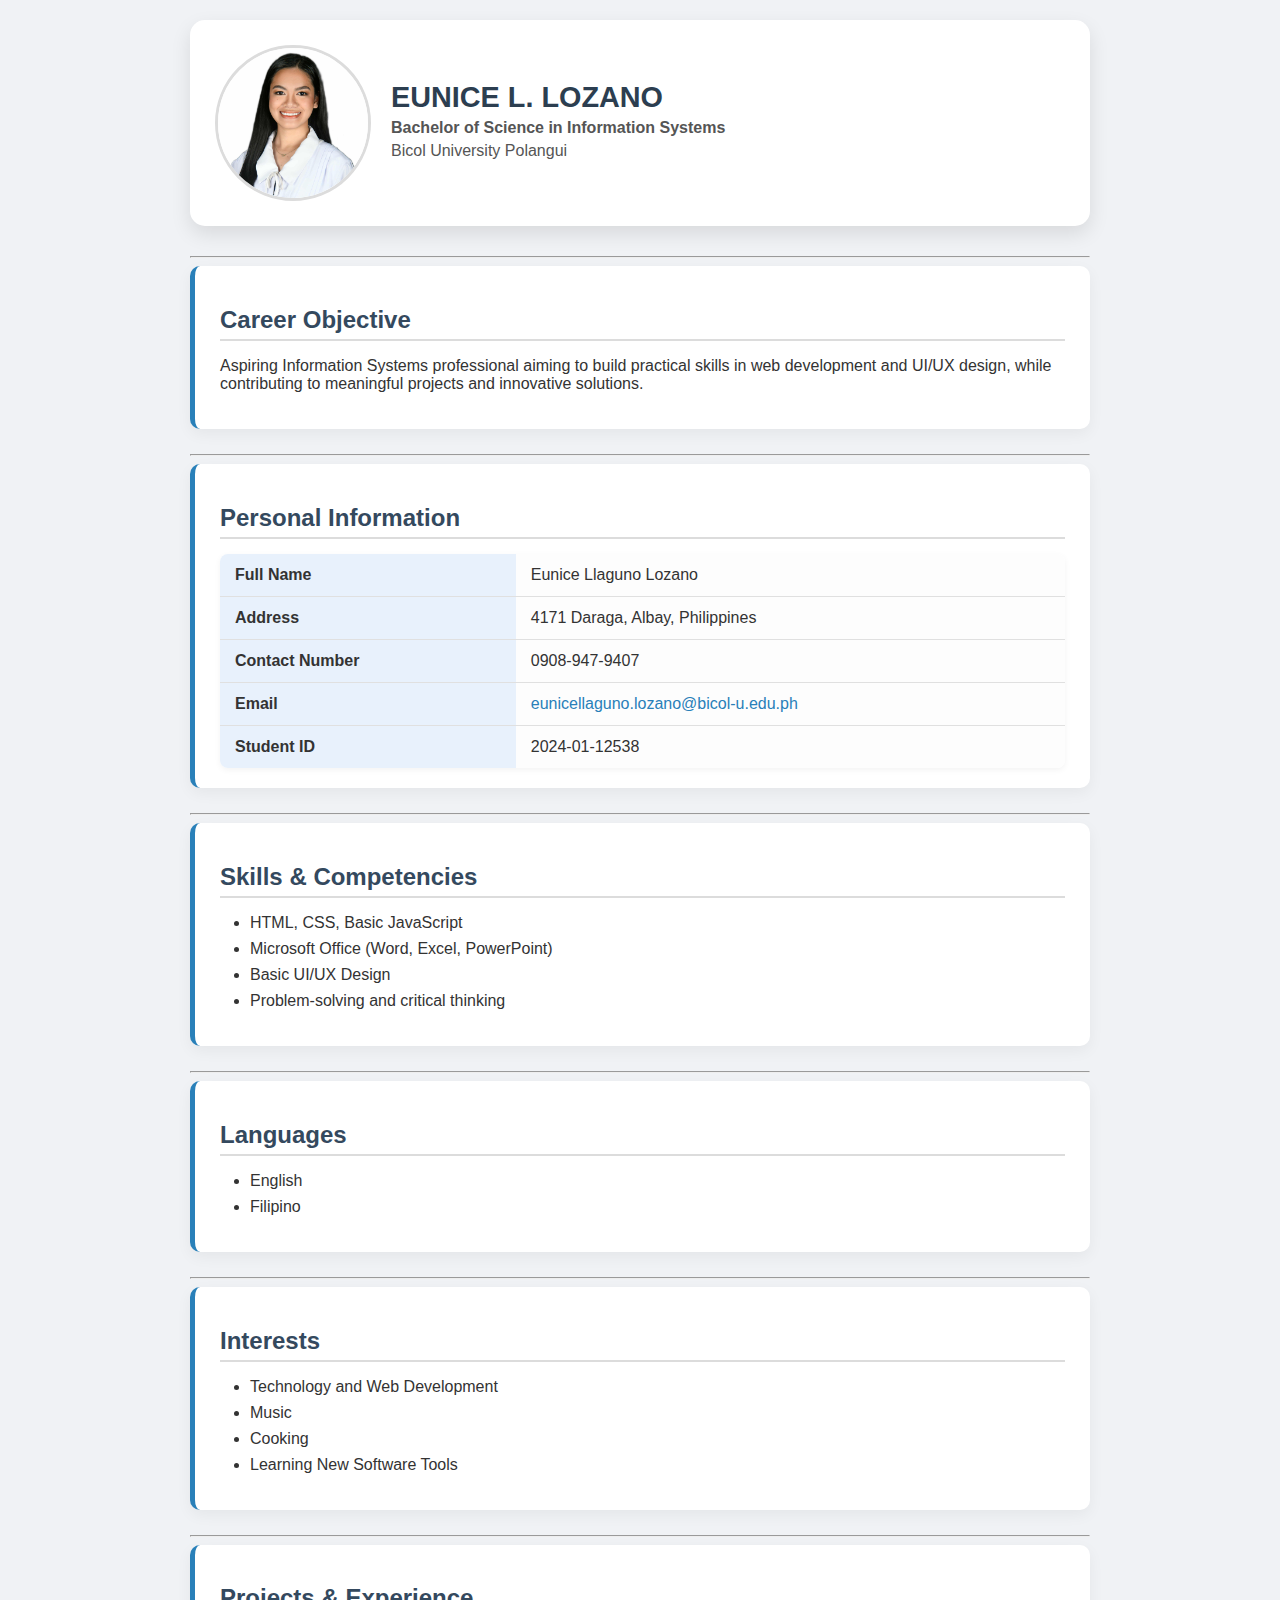
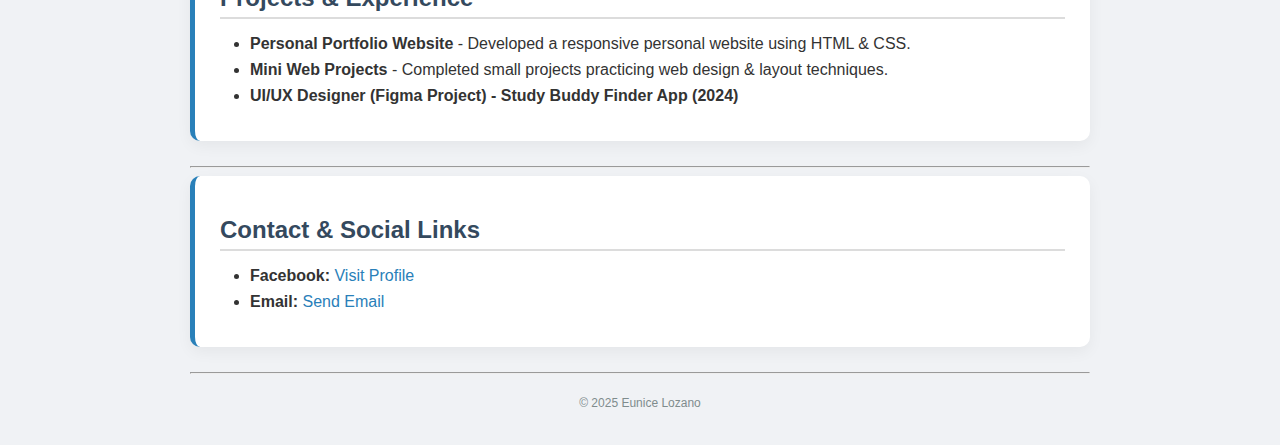
<file: my-cv/index.html>
<!DOCTYPE html>
<html lang="en">
<head>
    <meta charset="UTF-8">
    <meta name="viewport" content="width=device-width, initial-scale=1.0">
    <title>Eunice Lozano - CV</title>
    <link rel="stylesheet" href="style.css">
</head>
<body>

    <header class="cv-header">
        <img src="myphoto.jpg" alt="Eunice Lozano Photo" class="profile-pic">
        <div>
            <h1>EUNICE L. LOZANO</h1>
            <p><b>Bachelor of Science in Information Systems</b></p>
            <p>Bicol University Polangui</p>
        </div>
    </header>

    <hr>

    <section>
        <h2>Career Objective</h2>
        <p>
            Aspiring Information Systems professional aiming to build practical skills in web development and UI/UX design, 
            while contributing to meaningful projects and innovative solutions.
        </p>
    </section>

    <hr>

    <section>
        <h2>Personal Information</h2>
        <table>
            <tr><td>Full Name</td><td>Eunice Llaguno Lozano</td></tr>
            <tr><td>Address</td><td>4171 Daraga, Albay, Philippines</td></tr>
            <tr><td>Contact Number</td><td>0908-947-9407</td></tr>
            <tr><td>Email</td><td><a href="mailto:eunicellaguno.lozano@bicol-u.edu.ph">eunicellaguno.lozano@bicol-u.edu.ph</a></td></tr>
            <tr><td>Student ID</td><td>2024-01-12538</td></tr>
        </table>
    </section>

    <hr>

    <section>
        <h2>Skills & Competencies</h2>
        <ul>
            <li>HTML, CSS, Basic JavaScript</li>
            <li>Microsoft Office (Word, Excel, PowerPoint)</li>
            <li>Basic UI/UX Design</li>
            <li>Problem-solving and critical thinking</li>
        </ul>
    </section>

    <hr>

    <section>
        <h2>Languages</h2>
        <ul>
            <li>English</li>
            <li>Filipino</li>
        </ul>
    </section>

    <hr>

    <section>
        <h2>Interests</h2>
        <ul>
            <li>Technology and Web Development</li>
            <li>Music</li>
            <li>Cooking</li>
            <li>Learning New Software Tools</li>
        </ul>
    </section>

    <hr>

    <section>
        <h2>Projects & Experience</h2>
        <ul>
            <li><b>Personal Portfolio Website</b> - Developed a responsive personal website using HTML & CSS.</li>
            <li><b>Mini Web Projects</b> - Completed small projects practicing web design & layout techniques.</li>
            <li><b>UI/UX Designer (Figma Project) - Study Buddy Finder App (2024)</b></li>
        </ul>
    </section>

    <hr>

    <section>
        <h2>Contact & Social Links</h2>
        <ul>
            <li><b>Facebook:</b> <a href="https://www.facebook.com/eunicellgnlzn03">Visit Profile</a></li>
            <li><b>Email:</b> <a href="mailto:eunicellaguno.lozano@bicol-u.edu.ph">Send Email</a></li>
        </ul>
    </section>

    <hr>

    <footer>
        <p><small>© 2025 Eunice Lozano</small></p>
    </footer>

</body>
</html>
</file>
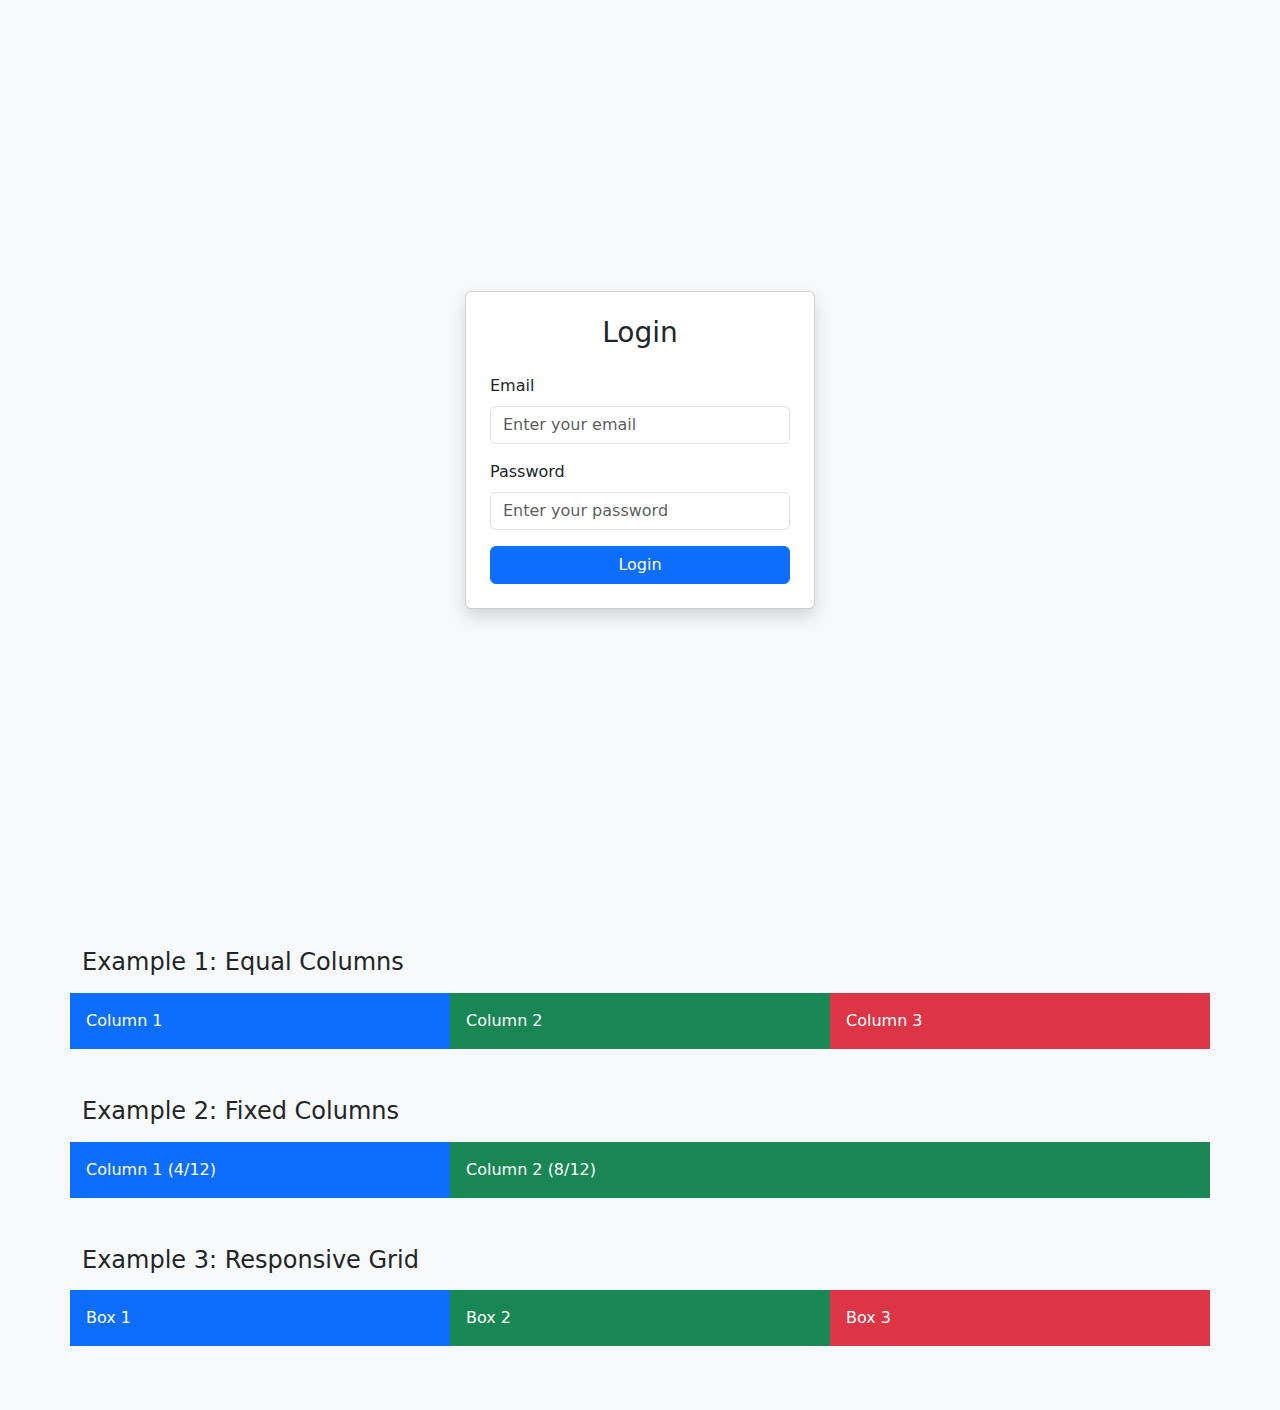
<file: lozano.bootstrap.html>
<!DOCTYPE html>
<html lang="en">
<head>
  <meta charset="UTF-8">
  <meta name="viewport" content="width=device-width, initial-scale=1.0">
  <title>Bootstrap Login</title>

  <link href="https://cdn.jsdelivr.net/npm/bootstrap@5.3.0/dist/css/bootstrap.min.css" rel="stylesheet">
</head>

<body class="bg-light">

  <section class="d-flex justify-content-center align-items-center vh-100">
    <div class="card shadow p-4" style="width: 350px;">
      <h3 class="text-center mb-4">Login</h3>

      <form>
        <div class="mb-3">
          <label class="form-label">Email</label>
          <input type="email" class="form-control" placeholder="Enter your email">
        </div>

        <div class="mb-3">
          <label class="form-label">Password</label>
          <input type="password" class="form-control" placeholder="Enter your password">
        </div>

        <button type="submit" class="btn btn-primary w-100">Login</button>
      </form>
    </div>
  </section>


  <section class="my-5">
    <div class="container">
      <h4 class="mb-3">Example 1: Equal Columns</h4>
      <div class="row">
        <div class="col bg-primary text-white p-3">Column 1</div>
        <div class="col bg-success text-white p-3">Column 2</div>
        <div class="col bg-danger text-white p-3">Column 3</div>
      </div>
    </div>
  </section>


  <section class="my-5">
    <div class="container">
      <h4 class="mb-3">Example 2: Fixed Columns</h4>
      <div class="row">
        <div class="col-4 bg-primary text-white p-3">Column 1 (4/12)</div>
        <div class="col-8 bg-success text-white p-3">Column 2 (8/12)</div>
      </div>
    </div>
  </section>


  <section class="my-5">
    <div class="container">
      <h4 class="mb-3">Example 3: Responsive Grid</h4>
      <div class="row">
        <div class="col-12 col-md-6 col-lg-4 bg-primary text-white p-3 mb-3">Box 1</div>
        <div class="col-12 col-md-6 col-lg-4 bg-success text-white p-3 mb-3">Box 2</div>
        <div class="col-12 col-md-12 col-lg-4 bg-danger text-white p-3 mb-3">Box 3</div>
      </div>
    </div>
  </section>


  <script src="https://cdn.jsdelivr.net/npm/@popperjs/core@2.11.8/dist/umd/popper.min.js"></script>
  <script src="https://cdn.jsdelivr.net/npm/bootstrap@5.3.0/dist/js/bootstrap.min.js"></script>

</body>
</html>
</file>
<file: my-cv/style.css>
body {
    font-family: 'Segoe UI', Tahoma, Geneva, Verdana, sans-serif;
    background-color: #f0f2f5; 
    color: #333;
    margin: 0;
    padding: 20px;
    max-width: 900px;
    margin-left: auto;
    margin-right: auto;
}

header {
    display: flex;
    align-items: center;
    gap: 20px;
    background-color: #ffffff;
    padding: 25px;
    border-radius: 15px;
    box-shadow: 0 8px 20px rgba(0,0,0,0.1);
    margin-bottom: 30px;
}

header img {
    border-radius: 50%;
    border: 3px solid #dcdcdc;
    width: 150px;
    height: 150px;
    object-fit: cover;
}

header div h1 {
    margin: 0;
    font-size: 1.8em;
    color: #2c3e50;
}

header div p {
    margin: 5px 0;
    color: #555;
}

section {
    background-color: #ffffff;
    padding: 20px 25px;
    border-left: 5px solid #2980b9; 
    border-radius: 10px;
    box-shadow: 0 5px 15px rgba(0,0,0,0.05);
    margin-bottom: 25px;
}

h2 {
    color: #34495e;
    border-bottom: 2px solid #dcdcdc;
    padding-bottom: 5px;
    margin-bottom: 15px;
}

table {
    width: 100%;
    border-collapse: collapse;
    margin-top: 10px;
    box-shadow: 0 2px 6px rgba(0,0,0,0.05);
    border-radius: 8px;
    overflow: hidden;
}

td {
    padding: 12px 15px;
    background-color: #fdfdfd;
    border-bottom: 1px solid #e0e0e0;
}

td:first-child {
    font-weight: bold;
    background-color: #e8f1fc;
    width: 35%;
}

tr:last-child td {
    border-bottom: none;
}

table tr:hover td {
    background-color: #e0f0ff;
}

.project-card {
    background-color: #eaf2fb;
    padding: 15px 20px;
    border-radius: 12px;
    margin-bottom: 15px;
    border-left: 5px solid #2980b9;
    box-shadow: 0 2px 6px rgba(0,0,0,0.05);
}

a {
    color: #2980b9;
    text-decoration: none;
    font-weight: 500;
}

a:hover {
    text-decoration: underline;
}

ul, ol {
    margin-left: 20px;
    padding-left: 10px;
}

ul li, ol li {
    margin-bottom: 8px;
}

footer {
    text-align: center;
    font-size: 0.9em;
    color: #7f8c8d;
    margin-top: 20px;
}

@media (max-width: 600px) {
    header {
        flex-direction: column;
        text-align: center;
    }

    header img {
        margin-bottom: 10px;
    }

    td:first-child {
        display: block;
        width: 100%;
        background-color: #e8f1fc;
        font-weight: bold;
    }

    td {
        padding: 10px 0;
    }
}
</file>
